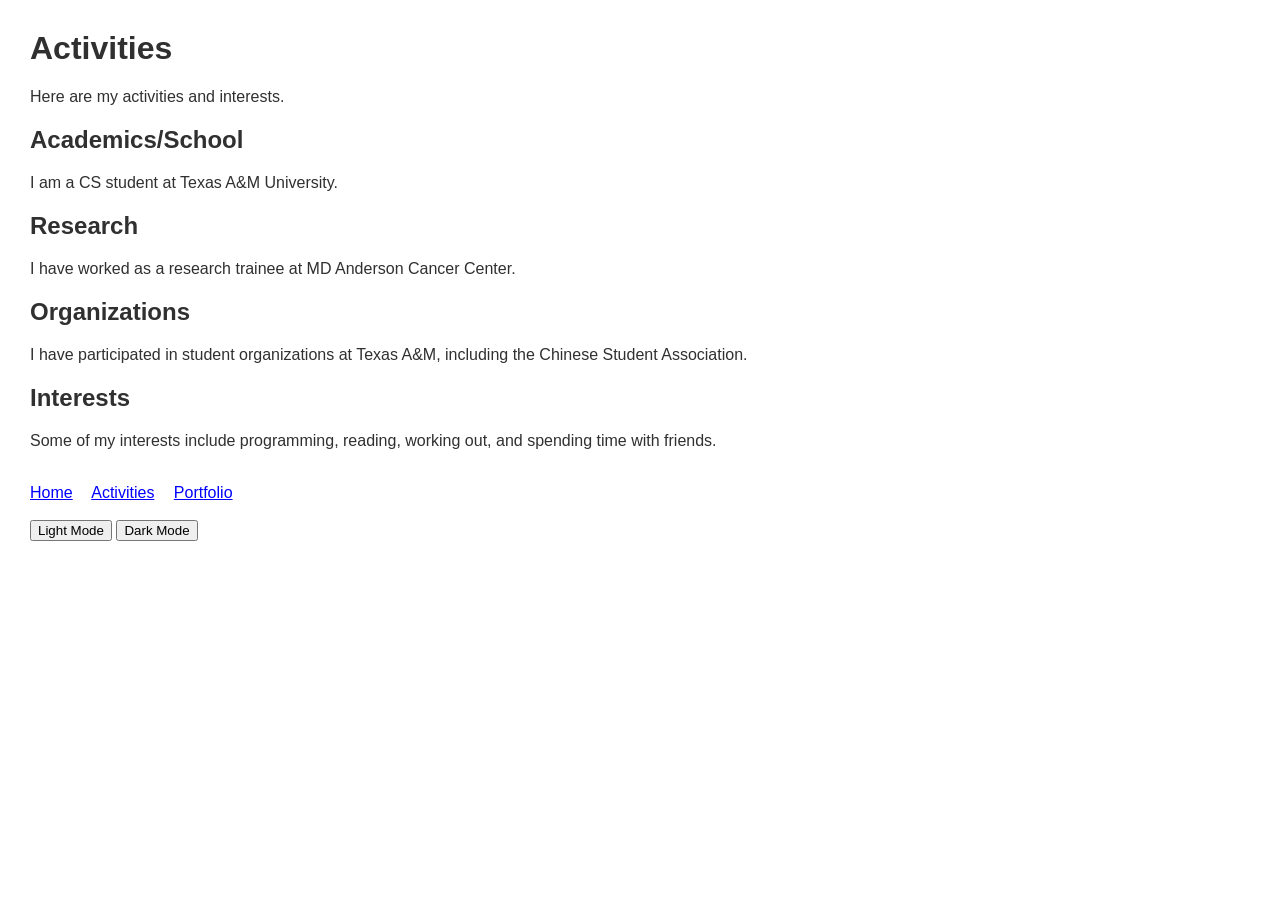
<file: activities.html>
<html>
<head>
<title>Activities</title>
<link rel="stylesheet" type="text/css" href="light.css" id="page_style"/>
</head>

<body>

<h1>Activities</h1>

<p>Here are my activities and interests.</p>

<h2>Academics/School</h2>

<p>I am a CS student at Texas A&M University.</p>

<h2>Research</h2>

<p>I have worked as a research trainee at MD Anderson Cancer Center.</p>

<h2>Organizations</h2>

<p>I have participated in student organizations at Texas A&M, including the Chinese Student Association.</p>

<h2>Interests</h2>

<p>Some of my interests include programming, reading, working out, and spending time with friends.</p>

<br>

<a href="index.html">Home</a>
<a href="activities.html">Activities</a>
<a href="portfolio.html">Portfolio</a>

<br><br>

<button type="button" onclick="light_mode()">Light Mode</button>
<button type="button" onclick="dark_mode()">Dark Mode</button>

<script src="functions.js"></script>

</body>
</html>
</file>
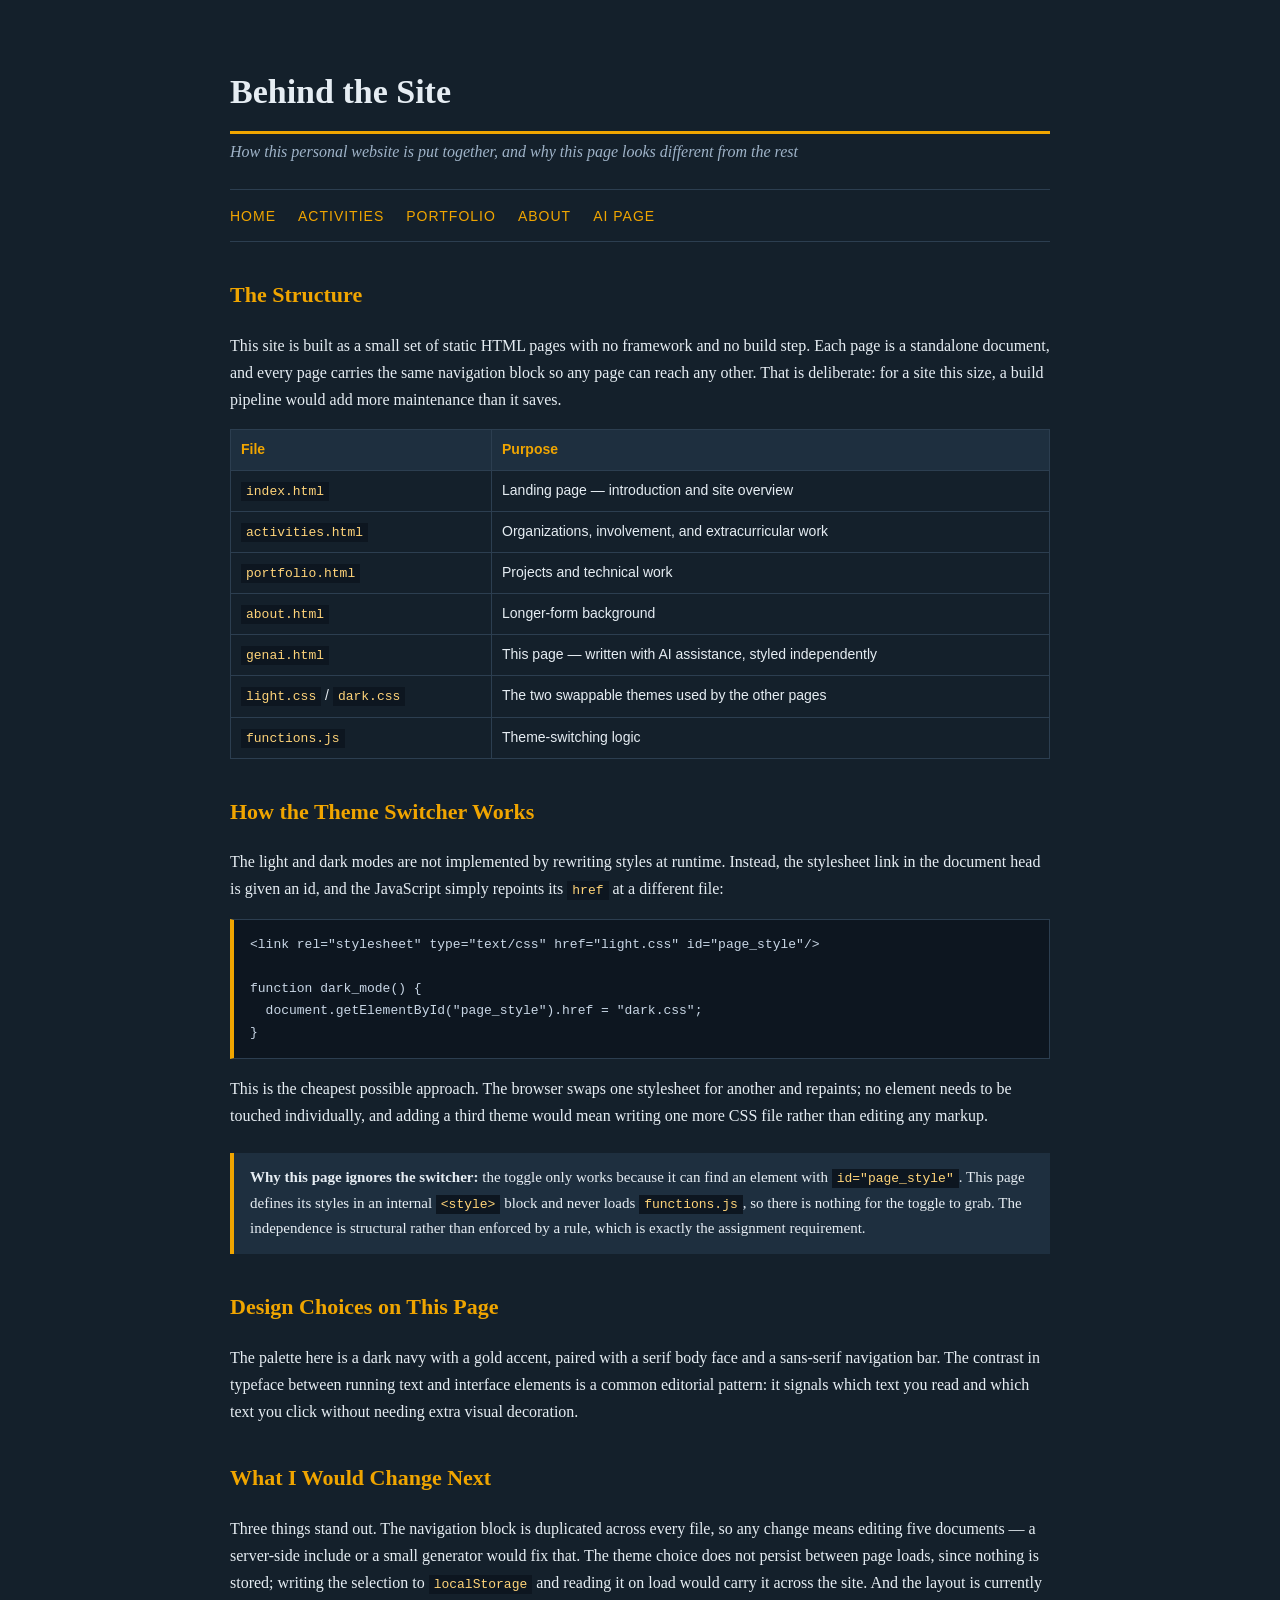
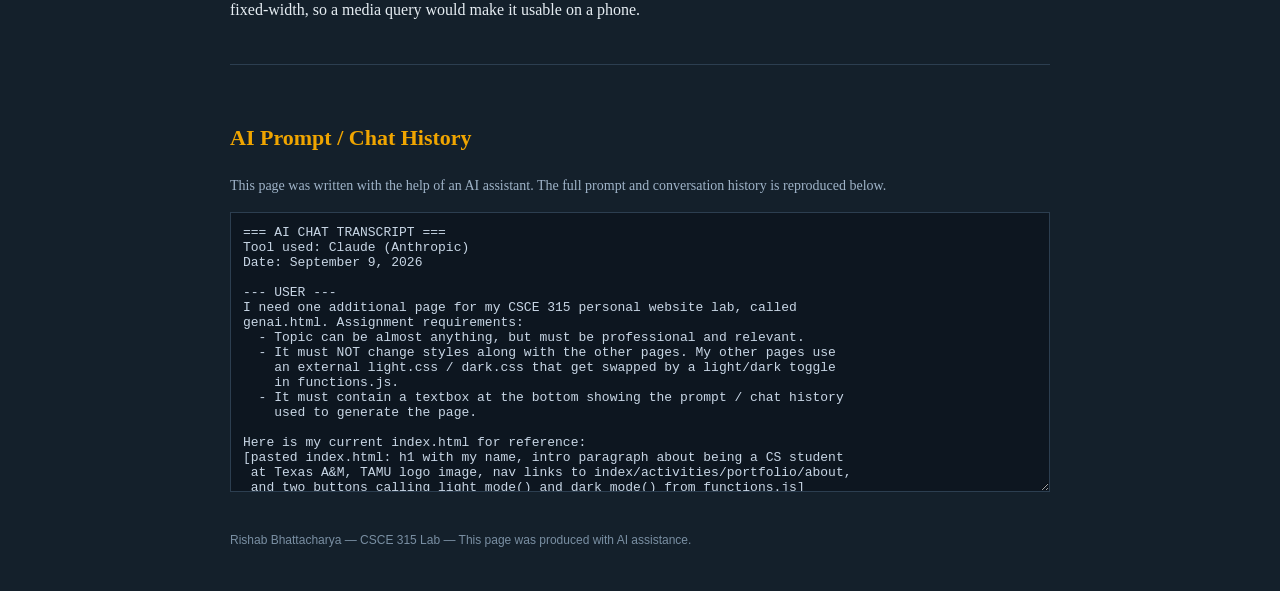
<file: genai.html>
<!DOCTYPE html>
<html>
<head>
<title>Behind the Site | Rishab Bhattacharya</title>
<style>
  body {
    background-color: #14202b;
    color: #e6edf3;
    font-family: Georgia, "Times New Roman", serif;
    max-width: 820px;
    margin: 0 auto;
    padding: 40px 24px;
    line-height: 1.7;
  }
  h1 {
    font-size: 34px;
    border-bottom: 3px solid #f0a500;
    padding-bottom: 10px;
    margin-bottom: 4px;
  }
  h2 {
    color: #f0a500;
    font-size: 22px;
    margin-top: 34px;
  }
  .subtitle {
    font-style: italic;
    color: #9fb3c8;
    margin-top: 0;
  }
  nav {
    margin: 24px 0;
    padding: 12px 0;
    border-top: 1px solid #2c3e50;
    border-bottom: 1px solid #2c3e50;
  }
  nav a {
    color: #f0a500;
    text-decoration: none;
    margin-right: 18px;
    font-family: Arial, sans-serif;
    font-size: 14px;
    letter-spacing: 1px;
    text-transform: uppercase;
  }
  nav a:hover { text-decoration: underline; }
  table {
    border-collapse: collapse;
    width: 100%;
    font-family: Arial, sans-serif;
    font-size: 14px;
  }
  th, td {
    border: 1px solid #2c3e50;
    padding: 8px 10px;
    text-align: left;
    vertical-align: top;
  }
  th { background-color: #1e2f3f; color: #f0a500; }
  code {
    background-color: #0d1620;
    color: #ffd479;
    padding: 2px 5px;
    font-family: "Courier New", monospace;
    font-size: 13px;
  }
  pre {
    background-color: #0d1620;
    border: 1px solid #2c3e50;
    border-left: 4px solid #f0a500;
    padding: 14px 16px;
    overflow-x: auto;
    font-family: "Courier New", monospace;
    font-size: 13px;
    color: #c8d6e5;
  }
  .note {
    background-color: #1e2f3f;
    border-left: 4px solid #f0a500;
    padding: 12px 16px;
    margin: 24px 0;
    font-size: 15px;
  }
  .prompt-box {
    margin-top: 40px;
    border-top: 1px solid #2c3e50;
    padding-top: 20px;
  }
  textarea {
    width: 100%;
    height: 280px;
    background-color: #0d1620;
    color: #c8d6e5;
    border: 1px solid #2c3e50;
    font-family: "Courier New", monospace;
    font-size: 13px;
    padding: 12px;
    box-sizing: border-box;
  }
  footer {
    margin-top: 30px;
    font-size: 12px;
    color: #7a8fa3;
    font-family: Arial, sans-serif;
  }
</style>
</head>
<body>

<h1>Behind the Site</h1>
<p class="subtitle">How this personal website is put together, and why this page looks different from the rest</p>

<nav>
  <a href="index.html">Home</a>
  <a href="activities.html">Activities</a>
  <a href="portfolio.html">Portfolio</a>
  <a href="about.html">About</a>
  <a href="genai.html">AI Page</a>
</nav>

<h2>The Structure</h2>
<p>
  This site is built as a small set of static HTML pages with no framework and no build step. Each
  page is a standalone document, and every page carries the same navigation block so any page can
  reach any other. That is deliberate: for a site this size, a build pipeline would add more
  maintenance than it saves.
</p>

<table>
  <tr>
    <th>File</th>
    <th>Purpose</th>
  </tr>
  <tr>
    <td><code>index.html</code></td>
    <td>Landing page — introduction and site overview</td>
  </tr>
  <tr>
    <td><code>activities.html</code></td>
    <td>Organizations, involvement, and extracurricular work</td>
  </tr>
  <tr>
    <td><code>portfolio.html</code></td>
    <td>Projects and technical work</td>
  </tr>
  <tr>
    <td><code>about.html</code></td>
    <td>Longer-form background</td>
  </tr>
  <tr>
    <td><code>genai.html</code></td>
    <td>This page — written with AI assistance, styled independently</td>
  </tr>
  <tr>
    <td><code>light.css</code> / <code>dark.css</code></td>
    <td>The two swappable themes used by the other pages</td>
  </tr>
  <tr>
    <td><code>functions.js</code></td>
    <td>Theme-switching logic</td>
  </tr>
</table>

<h2>How the Theme Switcher Works</h2>
<p>
  The light and dark modes are not implemented by rewriting styles at runtime. Instead, the
  stylesheet link in the document head is given an id, and the JavaScript simply repoints its
  <code>href</code> at a different file:
</p>

<pre>&lt;link rel="stylesheet" type="text/css" href="light.css" id="page_style"/&gt;

function dark_mode() {
  document.getElementById("page_style").href = "dark.css";
}</pre>

<p>
  This is the cheapest possible approach. The browser swaps one stylesheet for another and
  repaints; no element needs to be touched individually, and adding a third theme would mean
  writing one more CSS file rather than editing any markup.
</p>

<div class="note">
  <strong>Why this page ignores the switcher:</strong> the toggle only works because it can find an
  element with <code>id="page_style"</code>. This page defines its styles in an internal
  <code>&lt;style&gt;</code> block and never loads <code>functions.js</code>, so there is nothing
  for the toggle to grab. The independence is structural rather than enforced by a rule, which is
  exactly the assignment requirement.
</div>

<h2>Design Choices on This Page</h2>
<p>
  The palette here is a dark navy with a gold accent, paired with a serif body face and a
  sans-serif navigation bar. The contrast in typeface between running text and interface elements
  is a common editorial pattern: it signals which text you read and which text you click without
  needing extra visual decoration.
</p>

<h2>What I Would Change Next</h2>
<p>
  Three things stand out. The navigation block is duplicated across every file, so any change means
  editing five documents — a server-side include or a small generator would fix that. The theme
  choice does not persist between page loads, since nothing is stored; writing the selection to
  <code>localStorage</code> and reading it on load would carry it across the site. And the layout is
  currently fixed-width, so a media query would make it usable on a phone.
</p>

<div class="prompt-box">
  <h2>AI Prompt / Chat History</h2>
  <p style="font-size:14px; color:#9fb3c8;">
    This page was written with the help of an AI assistant. The full prompt and conversation
    history is reproduced below.
  </p>
  <textarea readonly>
=== AI CHAT TRANSCRIPT ===
Tool used: Claude (Anthropic)
Date: September 9, 2026

--- USER ---
I need one additional page for my CSCE 315 personal website lab, called
genai.html. Assignment requirements:
  - Topic can be almost anything, but must be professional and relevant.
  - It must NOT change styles along with the other pages. My other pages use
    an external light.css / dark.css that get swapped by a light/dark toggle
    in functions.js.
  - It must contain a textbox at the bottom showing the prompt / chat history
    used to generate the page.

Here is my current index.html for reference:
[pasted index.html: h1 with my name, intro paragraph about being a CS student
 at Texas A&M, TAMU logo image, nav links to index/activities/portfolio/about,
 and two buttons calling light_mode() and dark_mode() from functions.js]

--- ASSISTANT ---
First draft proposed "Autonomous Retail Robotics" as the topic.

--- USER ---
No, not autonomous robotics. It's got to have something to do with the
website itself — this is a personal site.

--- ASSISTANT ---
Revised the topic to "Behind the Site": a technical write-up of how this
website is built. Reasoning: it satisfies "professional" because it is a
real engineering explanation, and it satisfies "relevant" more directly than
an unrelated subject would, since a page about the site clearly belongs on
the site.

Implementation notes:
  1. Style isolation is achieved structurally, not by overriding. The page
     uses an internal <style> block, defines no element with
     id="page_style", omits the light/dark buttons, and does not load
     functions.js. Since light_mode() and dark_mode() work by locating
     #page_style and reassigning its href, the absence of that element means
     the toggle has nothing to act on.
  2. Content sections: site structure (as a file table), an explanation of
     the stylesheet-swap technique with a short code sample, a callout
     explaining why this page is exempt from the toggle, the typographic
     reasoning behind the page's own design, and a list of concrete
     improvements to make next.
  3. Visual identity: dark navy background with gold accent, serif body text,
     sans-serif navigation, so the page is unmistakably distinct from both
     light.css and dark.css.
  4. The transcript is placed in a read-only <textarea> at the bottom of the
     page, per the requirement.

Two bugs were also flagged in the supplied index.html:
  - The script tag uses typographic quotes rather than straight quotes:
    <script src=’functions.js’></script>. The browser cannot resolve the
    path, so both mode buttons fail silently.
  - The TAMU logo <img> src is split across a line break in the middle of
    the URL, breaking the image request.
=== END TRANSCRIPT ===
  </textarea>
</div>

<footer>
  Rishab Bhattacharya &mdash; CSCE 315 Lab &mdash; This page was produced with AI assistance.
</footer>

</body>
</html>
</file>
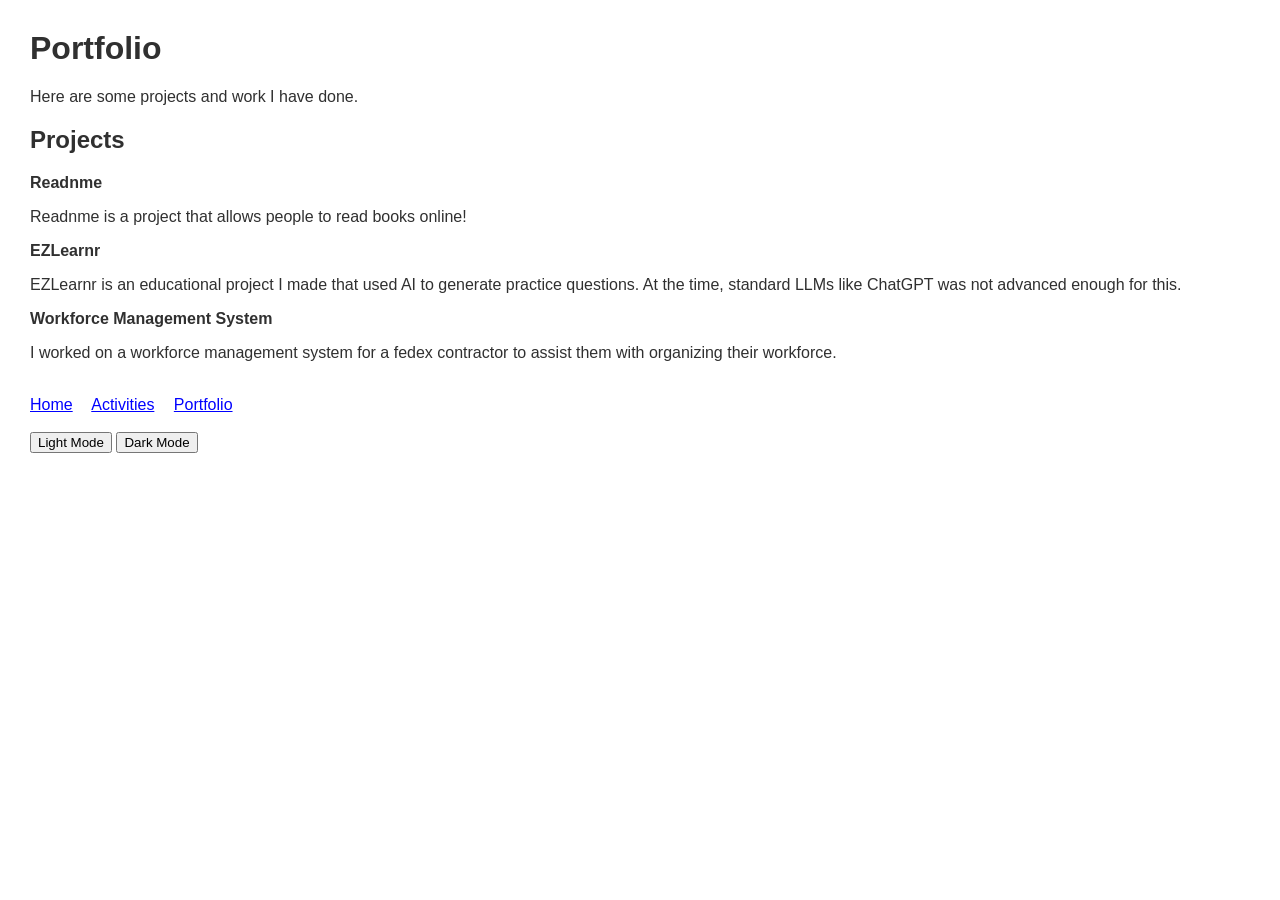
<file: portfolio.html>
<html>
<head>
<title>Portfolio</title>
<link rel="stylesheet" type="text/css" href="light.css" id="page_style"/>
</head>

<body>

<h1>Portfolio</h1>

<p>Here are some projects and work I have done.</p>

<h2>Projects</h2>

<p><strong>Readnme</strong></p>
<p>Readnme is a project that allows people to read books online!</p>

<p><strong>EZLearnr</strong></p>
<p>EZLearnr is an educational project I made that used AI to generate practice questions. At the time, standard LLMs like ChatGPT was not advanced enough for this.</p>

<p><strong>Workforce Management System</strong></p>
<p>I worked on a workforce management system for a fedex contractor to assist them with organizing their workforce.</p>

<br>

<a href="index.html">Home</a>
<a href="activities.html">Activities</a>
<a href="portfolio.html">Portfolio</a>

<br><br>

<button type="button" onclick="light_mode()">Light Mode</button>
<button type="button" onclick="dark_mode()">Dark Mode</button>

<script src="functions.js"></script>

</body>
</html>
</file>
<file: light.css>
body {
background-color: white;
color: #303030;
  font-family: Arial;
    margin: 30px;
}
a {
    margin-right: 15px;
}
a:link {
    color: blue;
}

a:visited {
    color: purple;
}

a:hover {
    color: darkred;
    text-decoration: underline;
}

a:active {
    color: red;
}
img {
    width: 150px;
}
</file>
